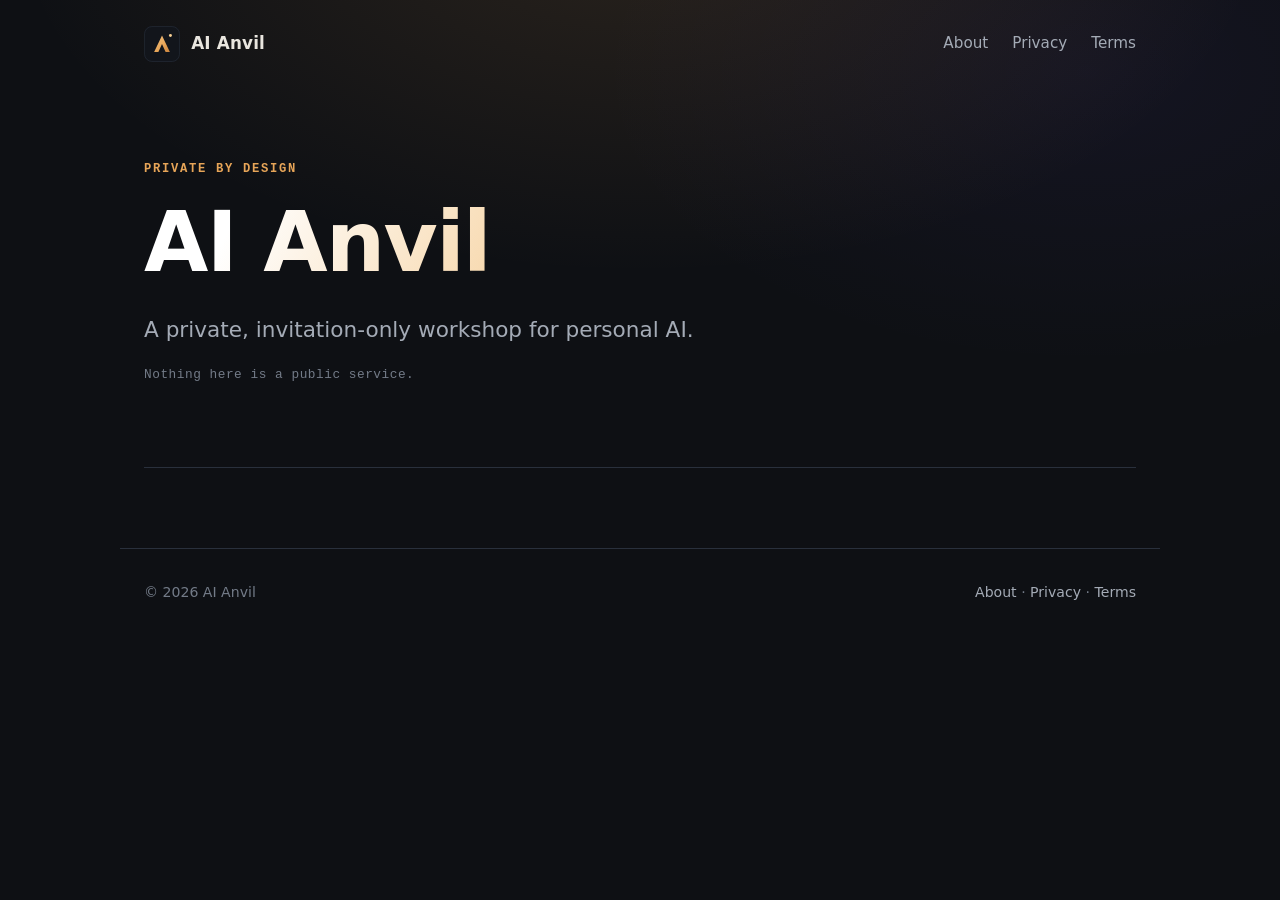
<file: index.html>
<!doctype html>
<html lang="en">
<head>
  <meta charset="utf-8">
  <meta name="viewport" content="width=device-width, initial-scale=1">
  <title>AI Anvil</title>
  <meta name="description" content="AI Anvil is a private, invitation-only workshop for personal AI.">
  <link rel="canonical" href="https://aianvil.app/">
  <link rel="icon" href="/assets/mark.svg" type="image/svg+xml">
  <link rel="stylesheet" href="/assets/styles.css">
  <meta property="og:title" content="AI Anvil">
  <meta property="og:description" content="A private, invitation-only workshop for personal AI.">
  <meta property="og:type" content="website">
  <meta property="og:url" content="https://aianvil.app/">
</head>
<body>
  <a class="skip-link" href="#main">Skip to content</a>

  <header class="site-header">
    <a class="brand" href="/" aria-label="AI Anvil home">
      <img src="/assets/mark.svg" alt="" width="36" height="36">
      <span>AI Anvil</span>
    </a>
    <nav class="site-nav" aria-label="Primary">
      <a href="/about/">About</a>
      <a href="/privacy/">Privacy</a>
      <a href="/terms/">Terms</a>
    </nav>
  </header>

  <main id="main">
    <section class="hero">
      <p class="eyebrow">Private by design</p>
      <h1>AI Anvil</h1>
      <p class="lede">A private, invitation-only workshop for personal AI.</p>
      <p class="note">Nothing here is a public service.</p>
    </section>
  </main>

  <footer class="site-footer">
    <p>&copy; 2026 AI Anvil</p>
    <p>
      <a href="/about/">About</a>
      <span aria-hidden="true">·</span>
      <a href="/privacy/">Privacy</a>
      <span aria-hidden="true">·</span>
      <a href="/terms/">Terms</a>
    </p>
  </footer>
</body>
</html>
</file>
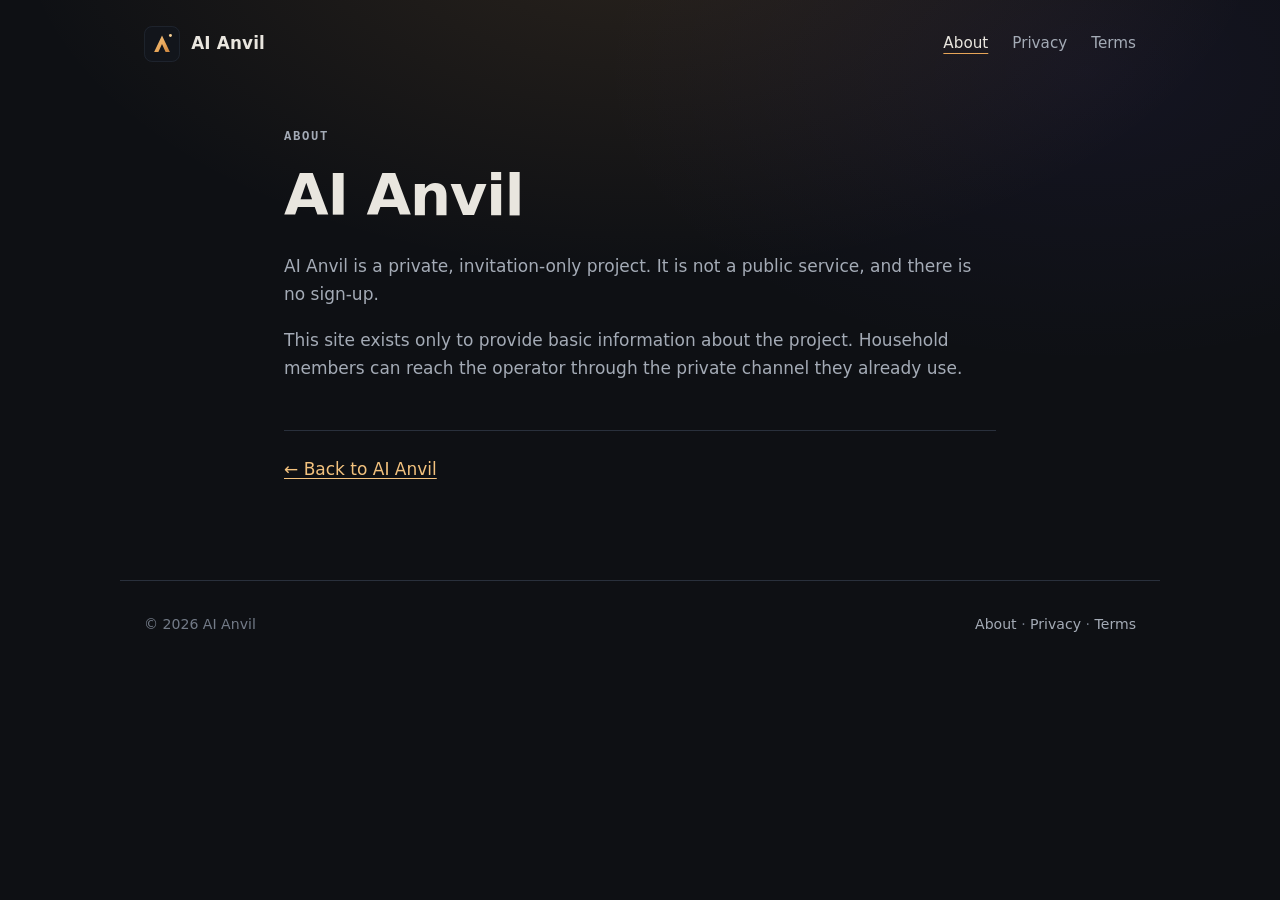
<file: about/index.html>
<!doctype html>
<html lang="en">
<head>
  <meta charset="utf-8">
  <meta name="viewport" content="width=device-width, initial-scale=1">
  <title>About — AI Anvil</title>
  <meta name="description" content="About AI Anvil, a private, invitation-only project.">
  <link rel="canonical" href="https://aianvil.app/about/">
  <link rel="icon" href="/assets/mark.svg" type="image/svg+xml">
  <link rel="stylesheet" href="/assets/styles.css">
  <meta property="og:title" content="About — AI Anvil">
  <meta property="og:description" content="A private, invitation-only project.">
  <meta property="og:type" content="website">
  <meta property="og:url" content="https://aianvil.app/about/">
</head>
<body>
  <a class="skip-link" href="#main">Skip to content</a>

  <header class="site-header">
    <a class="brand" href="/" aria-label="AI Anvil home">
      <img src="/assets/mark.svg" alt="" width="36" height="36">
      <span>AI Anvil</span>
    </a>
    <nav class="site-nav" aria-label="Primary">
      <a href="/about/" aria-current="page">About</a>
      <a href="/privacy/">Privacy</a>
      <a href="/terms/">Terms</a>
    </nav>
  </header>

  <main id="main" class="prose">
    <p class="eyebrow">About</p>
    <h1>AI Anvil</h1>

    <p>
      AI Anvil is a private, invitation-only project. It is not a public service, and there
      is no sign-up.
    </p>
    <p>
      This site exists only to provide basic information about the project. Household members
      can reach the operator through the private channel they already use.
    </p>

    <p class="back"><a href="/">&larr; Back to AI Anvil</a></p>
  </main>

  <footer class="site-footer">
    <p>&copy; 2026 AI Anvil</p>
    <p>
      <a href="/about/">About</a>
      <span aria-hidden="true">·</span>
      <a href="/privacy/">Privacy</a>
      <span aria-hidden="true">·</span>
      <a href="/terms/">Terms</a>
    </p>
  </footer>
</body>
</html>
</file>
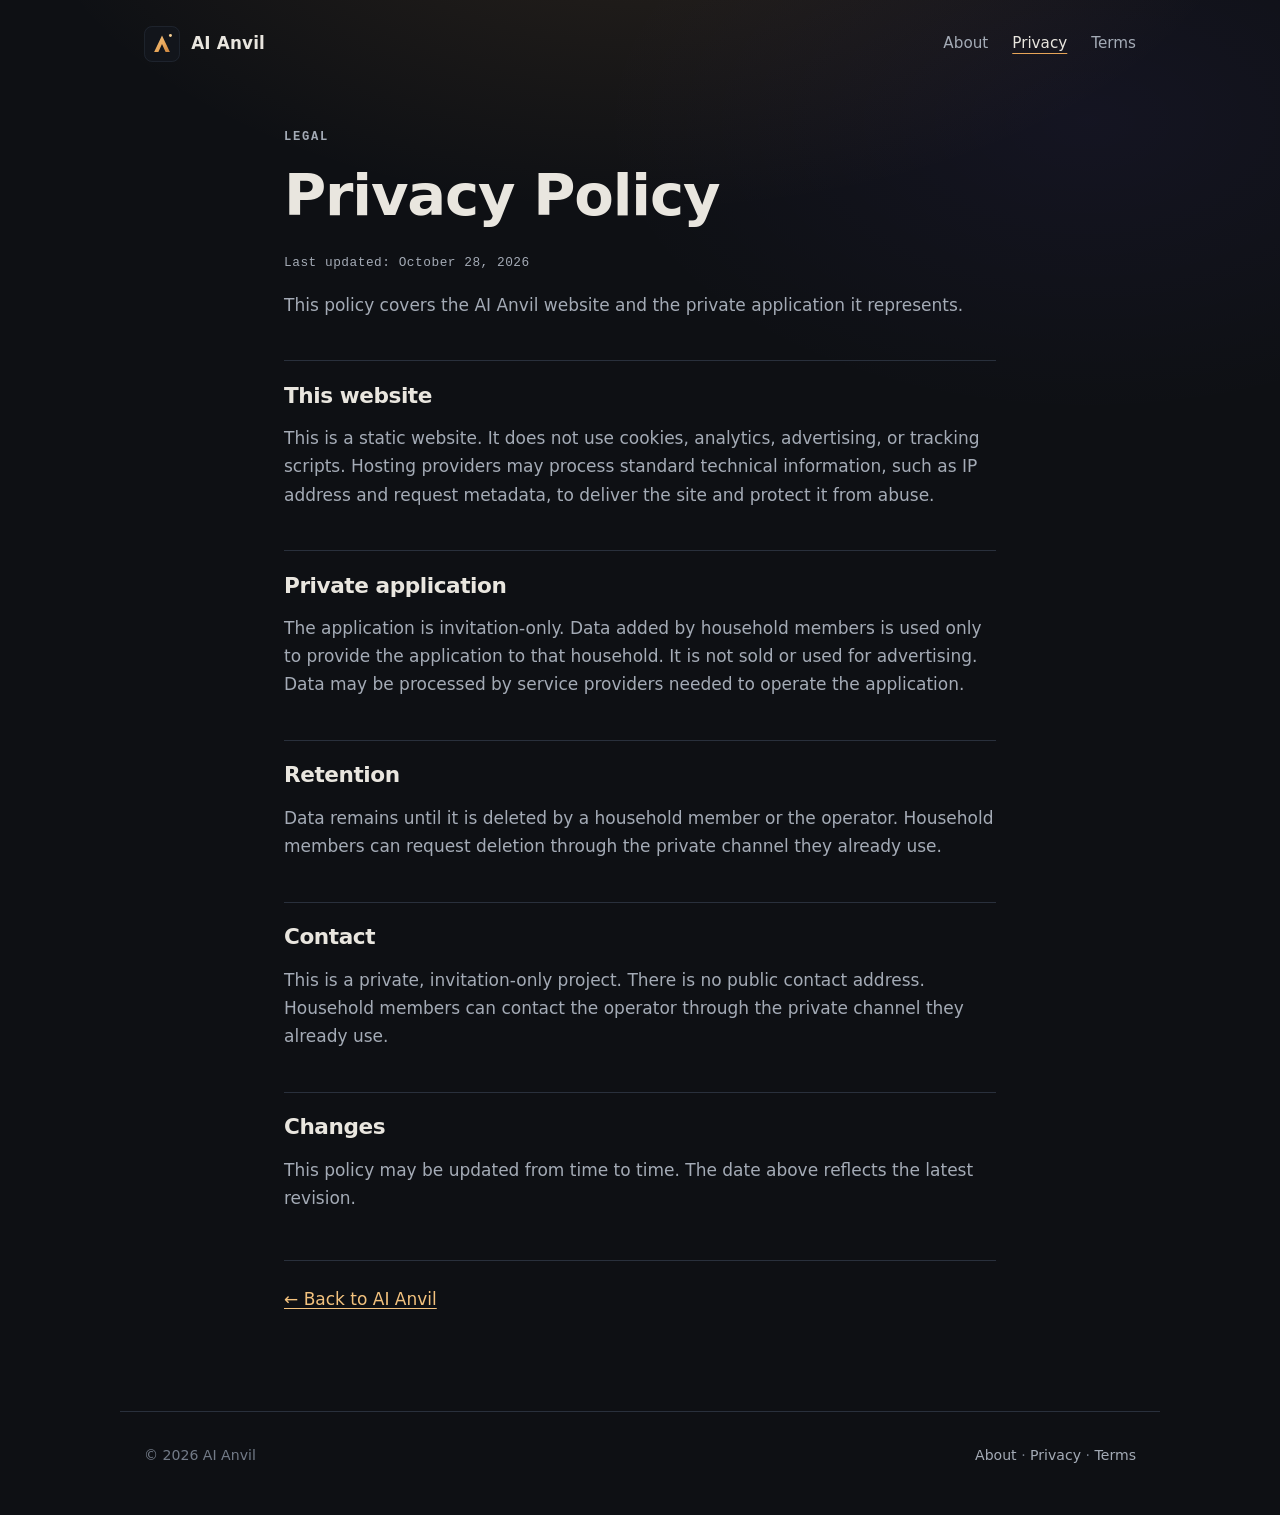
<file: privacy/index.html>
<!doctype html>
<html lang="en">
<head>
  <meta charset="utf-8">
  <meta name="viewport" content="width=device-width, initial-scale=1">
  <title>Privacy Policy — AI Anvil</title>
  <meta name="description" content="Privacy policy for the AI Anvil website and private application.">
  <link rel="canonical" href="https://aianvil.app/privacy/">
  <link rel="icon" href="/assets/mark.svg" type="image/svg+xml">
  <link rel="stylesheet" href="/assets/styles.css">
  <meta property="og:title" content="Privacy Policy — AI Anvil">
  <meta property="og:description" content="Privacy policy for the AI Anvil website and private application.">
  <meta property="og:type" content="website">
  <meta property="og:url" content="https://aianvil.app/privacy/">
</head>
<body>
  <a class="skip-link" href="#main">Skip to content</a>

  <header class="site-header">
    <a class="brand" href="/" aria-label="AI Anvil home">
      <img src="/assets/mark.svg" alt="" width="36" height="36">
      <span>AI Anvil</span>
    </a>
    <nav class="site-nav" aria-label="Primary">
      <a href="/about/">About</a>
      <a href="/privacy/" aria-current="page">Privacy</a>
      <a href="/terms/">Terms</a>
    </nav>
  </header>

  <main id="main" class="prose">
    <p class="eyebrow">Legal</p>
    <h1>Privacy Policy</h1>
    <p class="meta">Last updated: October 28, 2026</p>

    <p>
      This policy covers the AI Anvil website and the private application it represents.
    </p>

    <h2>This website</h2>
    <p>
      This is a static website. It does not use cookies, analytics, advertising, or tracking
      scripts. Hosting providers may process standard technical information, such as IP
      address and request metadata, to deliver the site and protect it from abuse.
    </p>

    <h2>Private application</h2>
    <p>
      The application is invitation-only. Data added by household members is used only to
      provide the application to that household. It is not sold or used for advertising. Data
      may be processed by service providers needed to operate the application.
    </p>

    <h2>Retention</h2>
    <p>
      Data remains until it is deleted by a household member or the operator. Household
      members can request deletion through the private channel they already use.
    </p>

    <h2>Contact</h2>
    <p>
      This is a private, invitation-only project. There is no public contact address.
      Household members can contact the operator through the private channel they already use.
    </p>

    <h2>Changes</h2>
    <p>
      This policy may be updated from time to time. The date above reflects the latest
      revision.
    </p>

    <p class="back"><a href="/">&larr; Back to AI Anvil</a></p>
  </main>

  <footer class="site-footer">
    <p>&copy; 2026 AI Anvil</p>
    <p>
      <a href="/about/">About</a>
      <span aria-hidden="true">·</span>
      <a href="/privacy/">Privacy</a>
      <span aria-hidden="true">·</span>
      <a href="/terms/">Terms</a>
    </p>
  </footer>
</body>
</html>
</file>
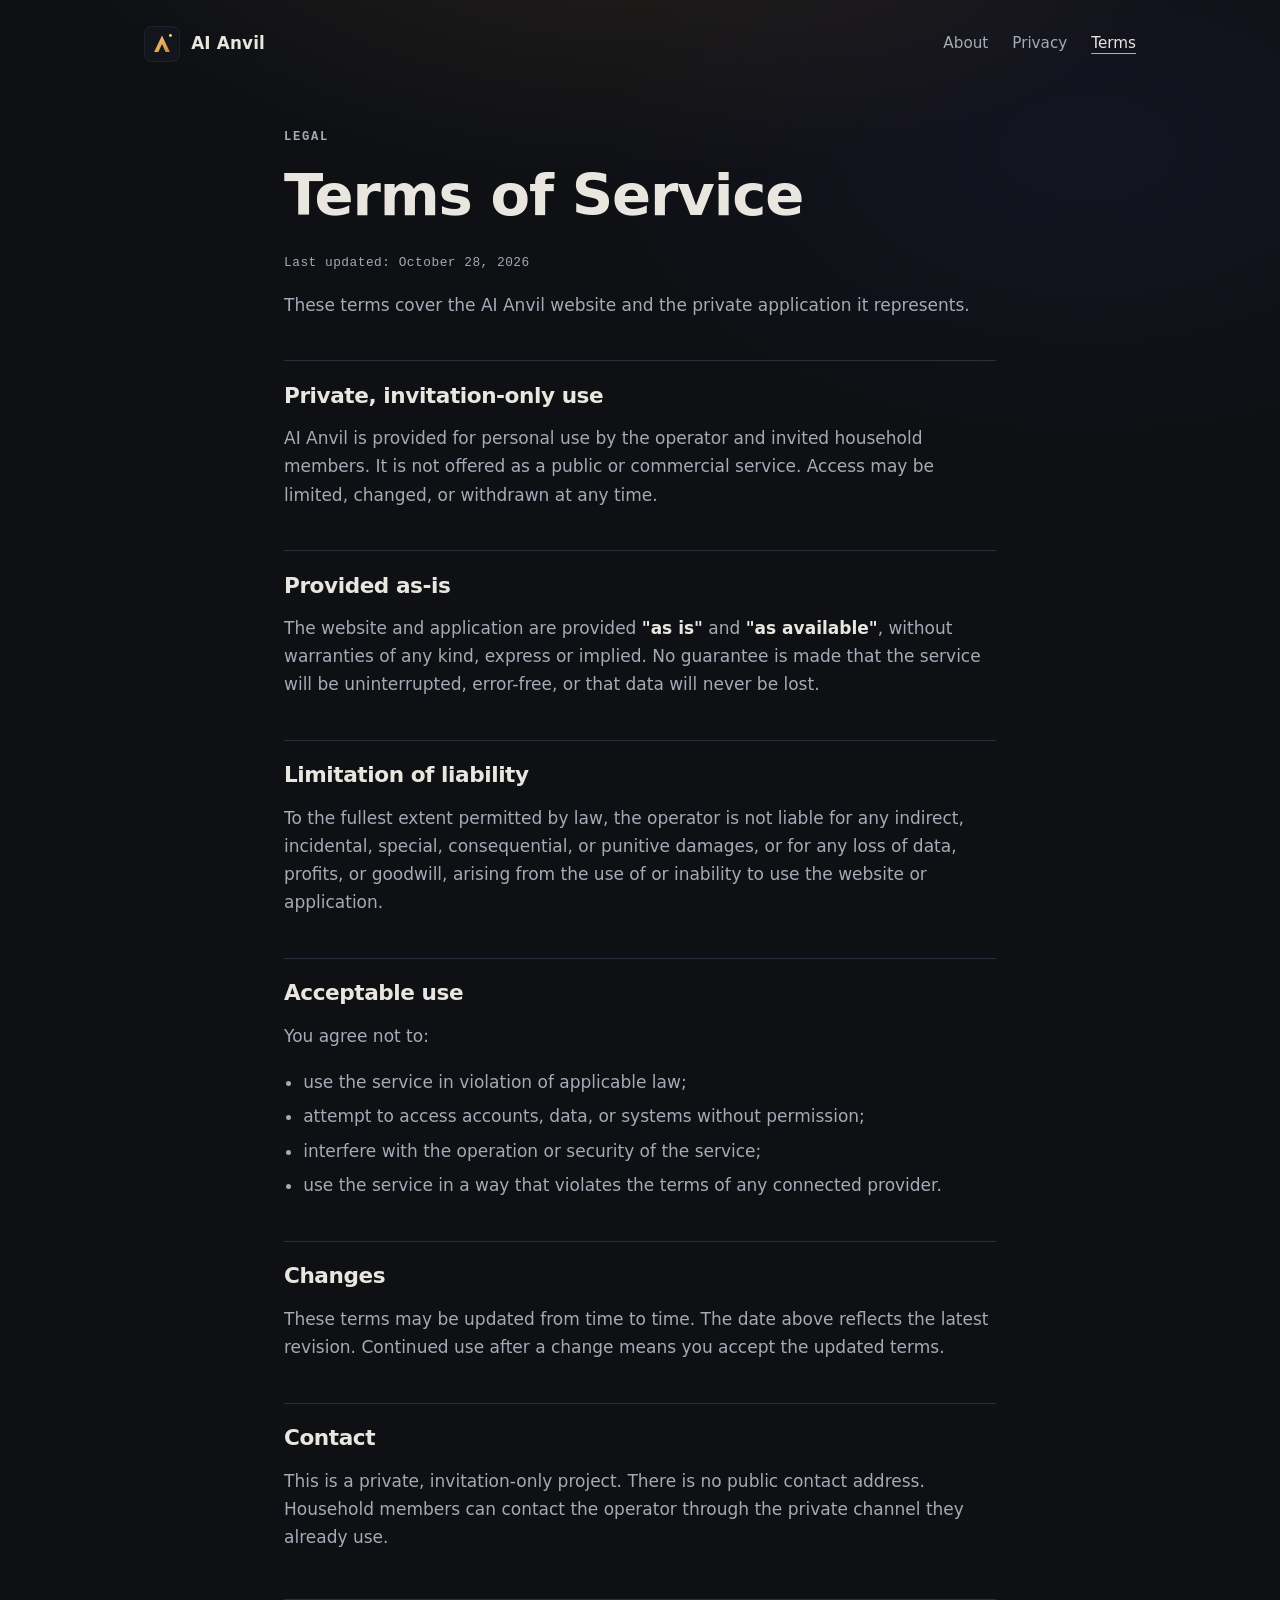
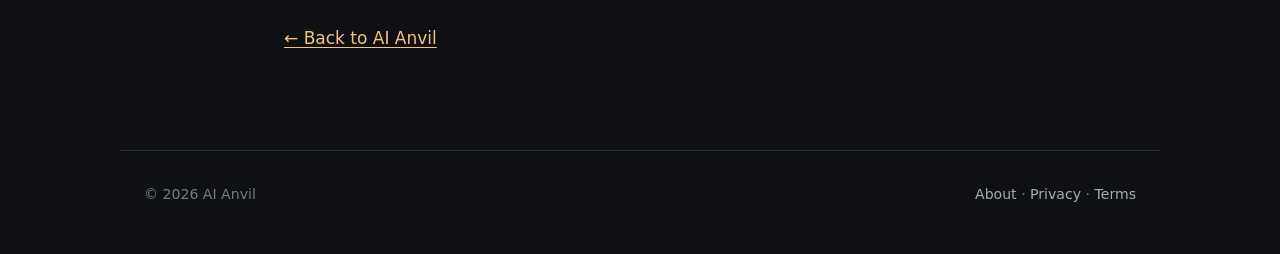
<file: terms/index.html>
<!doctype html>
<html lang="en">
<head>
  <meta charset="utf-8">
  <meta name="viewport" content="width=device-width, initial-scale=1">
  <title>Terms of Service — AI Anvil</title>
  <meta name="description" content="Terms of service for the AI Anvil website and private application.">
  <link rel="canonical" href="https://aianvil.app/terms/">
  <link rel="icon" href="/assets/mark.svg" type="image/svg+xml">
  <link rel="stylesheet" href="/assets/styles.css">
  <meta property="og:title" content="Terms of Service — AI Anvil">
  <meta property="og:description" content="Terms of service for the AI Anvil website and private application.">
  <meta property="og:type" content="website">
  <meta property="og:url" content="https://aianvil.app/terms/">
</head>
<body>
  <a class="skip-link" href="#main">Skip to content</a>

  <header class="site-header">
    <a class="brand" href="/" aria-label="AI Anvil home">
      <img src="/assets/mark.svg" alt="" width="36" height="36">
      <span>AI Anvil</span>
    </a>
    <nav class="site-nav" aria-label="Primary">
      <a href="/about/">About</a>
      <a href="/privacy/">Privacy</a>
      <a href="/terms/" aria-current="page">Terms</a>
    </nav>
  </header>

  <main id="main" class="prose">
    <p class="eyebrow">Legal</p>
    <h1>Terms of Service</h1>
    <p class="meta">Last updated: October 28, 2026</p>

    <p>
      These terms cover the AI Anvil website and the private application it represents.
    </p>

    <h2>Private, invitation-only use</h2>
    <p>
      AI Anvil is provided for personal use by the operator and invited household members.
      It is not offered as a public or commercial service. Access may be limited, changed, or
      withdrawn at any time.
    </p>

    <h2>Provided as-is</h2>
    <p>
      The website and application are provided <strong>"as is"</strong> and <strong>"as
      available"</strong>, without warranties of any kind, express or implied. No guarantee is
      made that the service will be uninterrupted, error-free, or that data will never be lost.
    </p>

    <h2>Limitation of liability</h2>
    <p>
      To the fullest extent permitted by law, the operator is not liable for any indirect,
      incidental, special, consequential, or punitive damages, or for any loss of data,
      profits, or goodwill, arising from the use of or inability to use the website or
      application.
    </p>

    <h2>Acceptable use</h2>
    <p>You agree not to:</p>
    <ul>
      <li>use the service in violation of applicable law;</li>
      <li>attempt to access accounts, data, or systems without permission;</li>
      <li>interfere with the operation or security of the service;</li>
      <li>use the service in a way that violates the terms of any connected provider.</li>
    </ul>

    <h2>Changes</h2>
    <p>
      These terms may be updated from time to time. The date above reflects the latest
      revision. Continued use after a change means you accept the updated terms.
    </p>

    <h2>Contact</h2>
    <p>
      This is a private, invitation-only project. There is no public contact address.
      Household members can contact the operator through the private channel they already use.
    </p>

    <p class="back"><a href="/">&larr; Back to AI Anvil</a></p>
  </main>

  <footer class="site-footer">
    <p>&copy; 2026 AI Anvil</p>
    <p>
      <a href="/about/">About</a>
      <span aria-hidden="true">·</span>
      <a href="/privacy/">Privacy</a>
      <span aria-hidden="true">·</span>
      <a href="/terms/">Terms</a>
    </p>
  </footer>
</body>
</html>
</file>
<file: assets/styles.css>
/* AI Anvil — static site styles. No external fonts, no trackers, no JavaScript. */

:root {
  color-scheme: dark;
  --bg: #0e1014;
  --bg-soft: #12151b;
  --surface: #161a22;
  --surface-raised: #1b202a;
  --border: #29303c;
  --text: #e9e6df;
  --muted: #a4abb6;
  --faint: #737b88;
  --accent: #e7a558;
  --accent-bright: #f3c27e;
  --accent-dim: #8a5a28;
  --max: 1040px;
  --radius: 18px;
  --font: ui-sans-serif, system-ui, -apple-system, "Segoe UI", Roboto, "Helvetica Neue", Arial, sans-serif;
  --mono: ui-monospace, SFMono-Regular, Menlo, Consolas, "Liberation Mono", monospace;
}

*,
*::before,
*::after {
  box-sizing: border-box;
}

html {
  scroll-behavior: smooth;
}

body {
  margin: 0;
  min-height: 100vh;
  background:
    radial-gradient(900px 520px at 50% -10%, rgba(231, 165, 88, 0.13), transparent 70%),
    radial-gradient(700px 420px at 85% 8%, rgba(122, 92, 255, 0.06), transparent 70%),
    var(--bg);
  color: var(--text);
  font-family: var(--font);
  font-size: 17px;
  line-height: 1.65;
  -webkit-font-smoothing: antialiased;
  text-rendering: optimizeLegibility;
}

img,
svg {
  display: block;
  max-width: 100%;
}

a {
  color: var(--accent-bright);
  text-decoration-thickness: 0.08em;
  text-underline-offset: 0.18em;
}

a:hover {
  color: #ffd9a6;
}

:focus-visible {
  outline: 2px solid var(--accent-bright);
  outline-offset: 3px;
  border-radius: 4px;
}

.skip-link {
  position: absolute;
  left: 1rem;
  top: -100px;
  z-index: 100;
  padding: 0.6rem 0.9rem;
  border-radius: 8px;
  background: var(--accent);
  color: #1a1208;
  font-weight: 650;
  text-decoration: none;
}

.skip-link:focus {
  top: 1rem;
}

.visually-hidden {
  position: absolute;
  width: 1px;
  height: 1px;
  padding: 0;
  margin: -1px;
  overflow: hidden;
  clip: rect(0 0 0 0);
  white-space: nowrap;
  border: 0;
}

/* Header and navigation */

.site-header {
  display: flex;
  align-items: center;
  justify-content: space-between;
  gap: 1.5rem;
  max-width: var(--max);
  margin: 0 auto;
  padding: 1.6rem 1.5rem;
}

.brand {
  display: inline-flex;
  align-items: center;
  gap: 0.7rem;
  color: var(--text);
  text-decoration: none;
  font-weight: 700;
  letter-spacing: 0.01em;
}

.brand:hover {
  color: var(--text);
}

.brand span {
  font-size: 1.05rem;
}

.site-nav {
  display: flex;
  align-items: center;
  gap: 1.5rem;
  font-size: 0.95rem;
}

.site-nav a {
  color: var(--muted);
  text-decoration: none;
}

.site-nav a:hover,
.site-nav a[aria-current="page"] {
  color: var(--text);
}

.site-nav a[aria-current="page"] {
  text-decoration: underline;
  text-decoration-color: var(--accent);
  text-underline-offset: 0.35em;
}

/* Shared page shell */

main {
  max-width: var(--max);
  margin: 0 auto;
  padding: 0 1.5rem 5rem;
}

.eyebrow {
  margin: 0 0 1rem;
  color: var(--accent);
  font-family: var(--mono);
  font-size: 0.76rem;
  font-weight: 600;
  letter-spacing: 0.14em;
  text-transform: uppercase;
}

h1,
h2,
h3 {
  line-height: 1.15;
  letter-spacing: -0.02em;
  text-wrap: balance;
}

h1 {
  margin: 0 0 1.4rem;
  font-size: clamp(2.6rem, 7vw, 5.2rem);
  font-weight: 750;
}

h2 {
  margin: 0 0 1rem;
  font-size: clamp(1.6rem, 3.4vw, 2.3rem);
  font-weight: 700;
}

h3 {
  margin: 0 0 0.7rem;
  font-size: 1.12rem;
  font-weight: 650;
}

p {
  margin: 0 0 1.1rem;
}

.lede {
  max-width: 42rem;
  color: var(--muted);
  font-size: clamp(1.12rem, 2.2vw, 1.35rem);
  line-height: 1.55;
}

.lede strong {
  color: var(--text);
  font-weight: 650;
}

.note {
  color: var(--faint);
  font-family: var(--mono);
  font-size: 0.8rem;
  letter-spacing: 0.04em;
}

/* Home: hero */

.hero {
  padding: 4.5rem 0 4rem;
  border-bottom: 1px solid var(--border);
}

.hero h1 {
  background: linear-gradient(120deg, #fff 10%, var(--accent-bright) 55%, #c9863f 100%);
  -webkit-background-clip: text;
  background-clip: text;
  color: transparent;
}

/* Home: principles */

.principles {
  display: grid;
  grid-template-columns: repeat(3, minmax(0, 1fr));
  gap: 1rem;
  padding: 3rem 0;
  border-bottom: 1px solid var(--border);
}

.principles article {
  padding: 1.4rem;
  border: 1px solid var(--border);
  border-radius: var(--radius);
  background: linear-gradient(180deg, rgba(255, 255, 255, 0.025), transparent), var(--surface);
}

.principles p {
  margin: 0;
  color: var(--muted);
  font-size: 0.95rem;
}

/* Home: project */

.project {
  display: grid;
  grid-template-columns: minmax(0, 1.55fr) minmax(0, 1fr);
  gap: 2.5rem;
  padding: 3.5rem 0;
  border-bottom: 1px solid var(--border);
}

.project p {
  color: var(--muted);
  max-width: 40rem;
}

.card {
  align-self: start;
  padding: 1.5rem;
  border: 1px solid var(--border);
  border-radius: var(--radius);
  background: var(--surface-raised);
}

.card h3 {
  color: var(--accent-bright);
  font-family: var(--mono);
  font-size: 0.78rem;
  font-weight: 600;
  letter-spacing: 0.12em;
  text-transform: uppercase;
}

.card ul {
  margin: 0;
  padding-left: 1.1rem;
  color: var(--muted);
  font-size: 0.95rem;
}

.card li + li {
  margin-top: 0.45rem;
}

/* Home: closing */

.closing {
  padding: 3.5rem 0 0;
}

.closing p {
  max-width: 38rem;
  color: var(--muted);
}

/* Legal / prose pages */

.prose {
  max-width: 760px;
  padding-top: 2.5rem;
}

.prose h1 {
  font-size: clamp(2.2rem, 5.5vw, 3.6rem);
}

.prose h2 {
  margin-top: 2.6rem;
  padding-top: 1.4rem;
  border-top: 1px solid var(--border);
  font-size: 1.35rem;
}

.prose h3 {
  margin-top: 1.8rem;
  font-size: 1.05rem;
}

.prose p,
.prose li {
  color: var(--muted);
}

.prose strong {
  color: var(--text);
}

.prose ul {
  padding-left: 1.2rem;
}

.prose li + li {
  margin-top: 0.4rem;
}

.prose code {
  padding: 0.1em 0.35em;
  border: 1px solid var(--border);
  border-radius: 5px;
  background: var(--bg-soft);
  color: var(--accent-bright);
  font-family: var(--mono);
  font-size: 0.86em;
  overflow-wrap: anywhere;
}

.meta {
  color: var(--faint);
  font-family: var(--mono);
  font-size: 0.8rem;
  letter-spacing: 0.04em;
}

.back {
  margin-top: 3rem;
  padding-top: 1.5rem;
  border-top: 1px solid var(--border);
}

/* Footer */

.site-footer {
  display: flex;
  flex-wrap: wrap;
  align-items: center;
  justify-content: space-between;
  gap: 0.8rem 1.5rem;
  max-width: var(--max);
  margin: 0 auto;
  padding: 2rem 1.5rem 3rem;
  border-top: 1px solid var(--border);
  color: var(--faint);
  font-size: 0.88rem;
}

.site-footer p {
  margin: 0;
}

.site-footer a {
  color: var(--muted);
  text-decoration: none;
}

.site-footer a:hover {
  color: var(--text);
}

/* Responsive */

@media (max-width: 780px) {
  .principles,
  .project {
    grid-template-columns: 1fr;
  }

  .project {
    gap: 1.5rem;
  }

  .hero {
    padding-top: 3rem;
  }
}

@media (max-width: 520px) {
  .site-header {
    flex-direction: column;
    align-items: flex-start;
    gap: 1rem;
  }

  .site-nav {
    gap: 1.1rem;
  }

  .site-footer {
    flex-direction: column;
    align-items: flex-start;
  }
}

@media (prefers-reduced-motion: reduce) {
  html {
    scroll-behavior: auto;
  }
}
</file>
